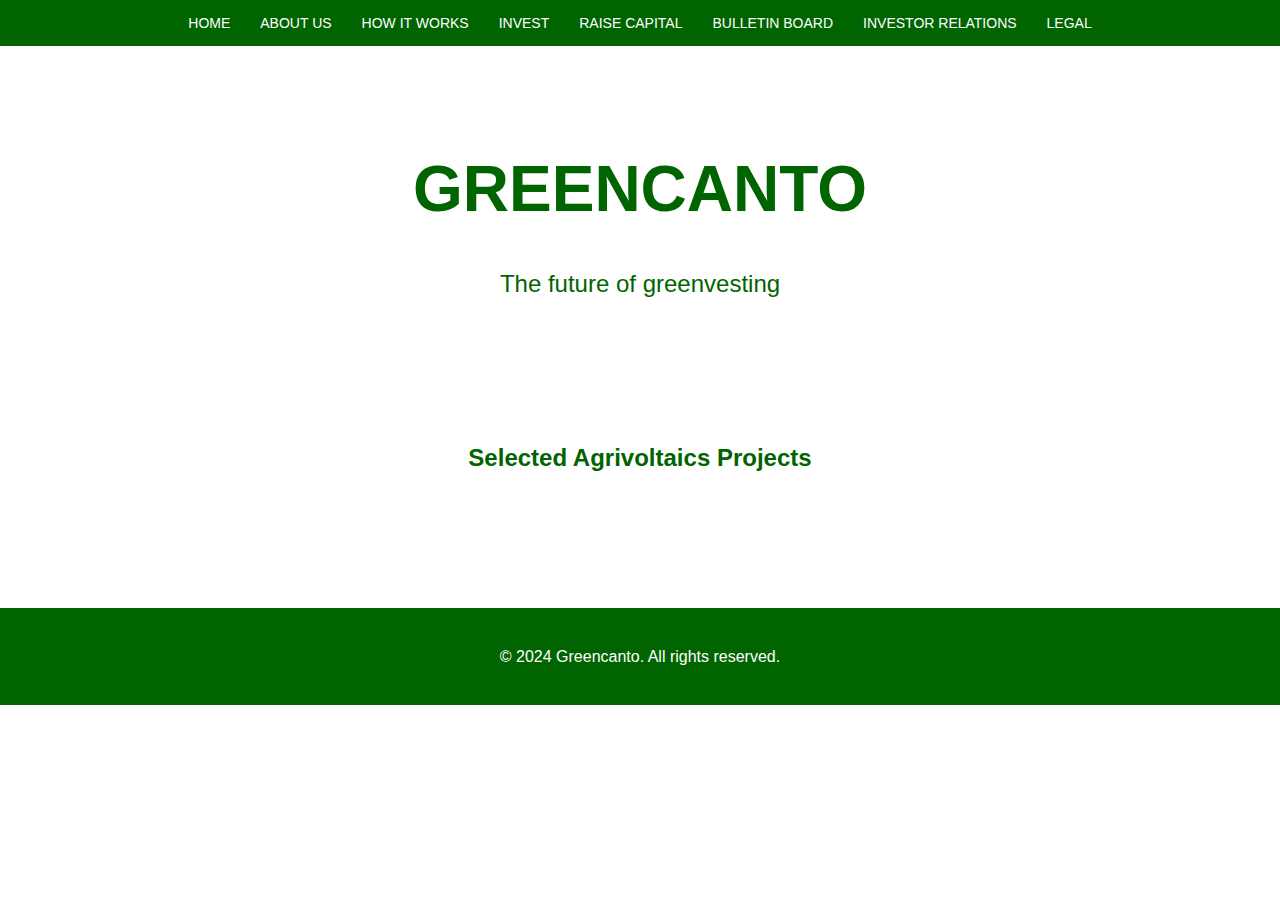
<file: index.html>
<!DOCTYPE html>
<html lang="en">
<head>
    <meta charset="UTF-8">
    <meta name="viewport" content="width=device-width, initial-scale=1.0">
    <title>Greencanto - Champions of Diffused Agricultural Ownership</title>
    <link rel="stylesheet" href="css/style.css">
</head>
<body>
<header>
    <nav>
        <ul>
            <li><a href="index.html">HOME</a></li>
            <li><a href="about-us.html">ABOUT US</a></li>
            <li><a href="how-it-works.html">HOW IT WORKS</a></li>
            <li><a href="invest.html">INVEST</a></li>
            <li><a href="raise-capital.html">RAISE CAPITAL</a></li>
            <li><a href="bulletin-board.html">BULLETIN BOARD</a></li>
            <li><a href="investor-relations.html">INVESTOR RELATIONS</a></li>
            <li><a href="legal.html">LEGAL</a></li>
        </ul>
    </nav>
</header>
    <main>
        <section id="hero">
            <h1>GREENCANTO</h1>
            <p class="slogan">The future of greenvesting</p>
        </section>

        <section id="projects">
            <h2>Selected Agrivoltaics Projects</h2>
            <!-- Project cards will be dynamically inserted here -->
        </section>
    </main>

    <footer>
        <p>&copy; 2024 Greencanto. All rights reserved.</p>
    </footer>

    <script src="js/script.js"></script>
</body>
</html>
</file>
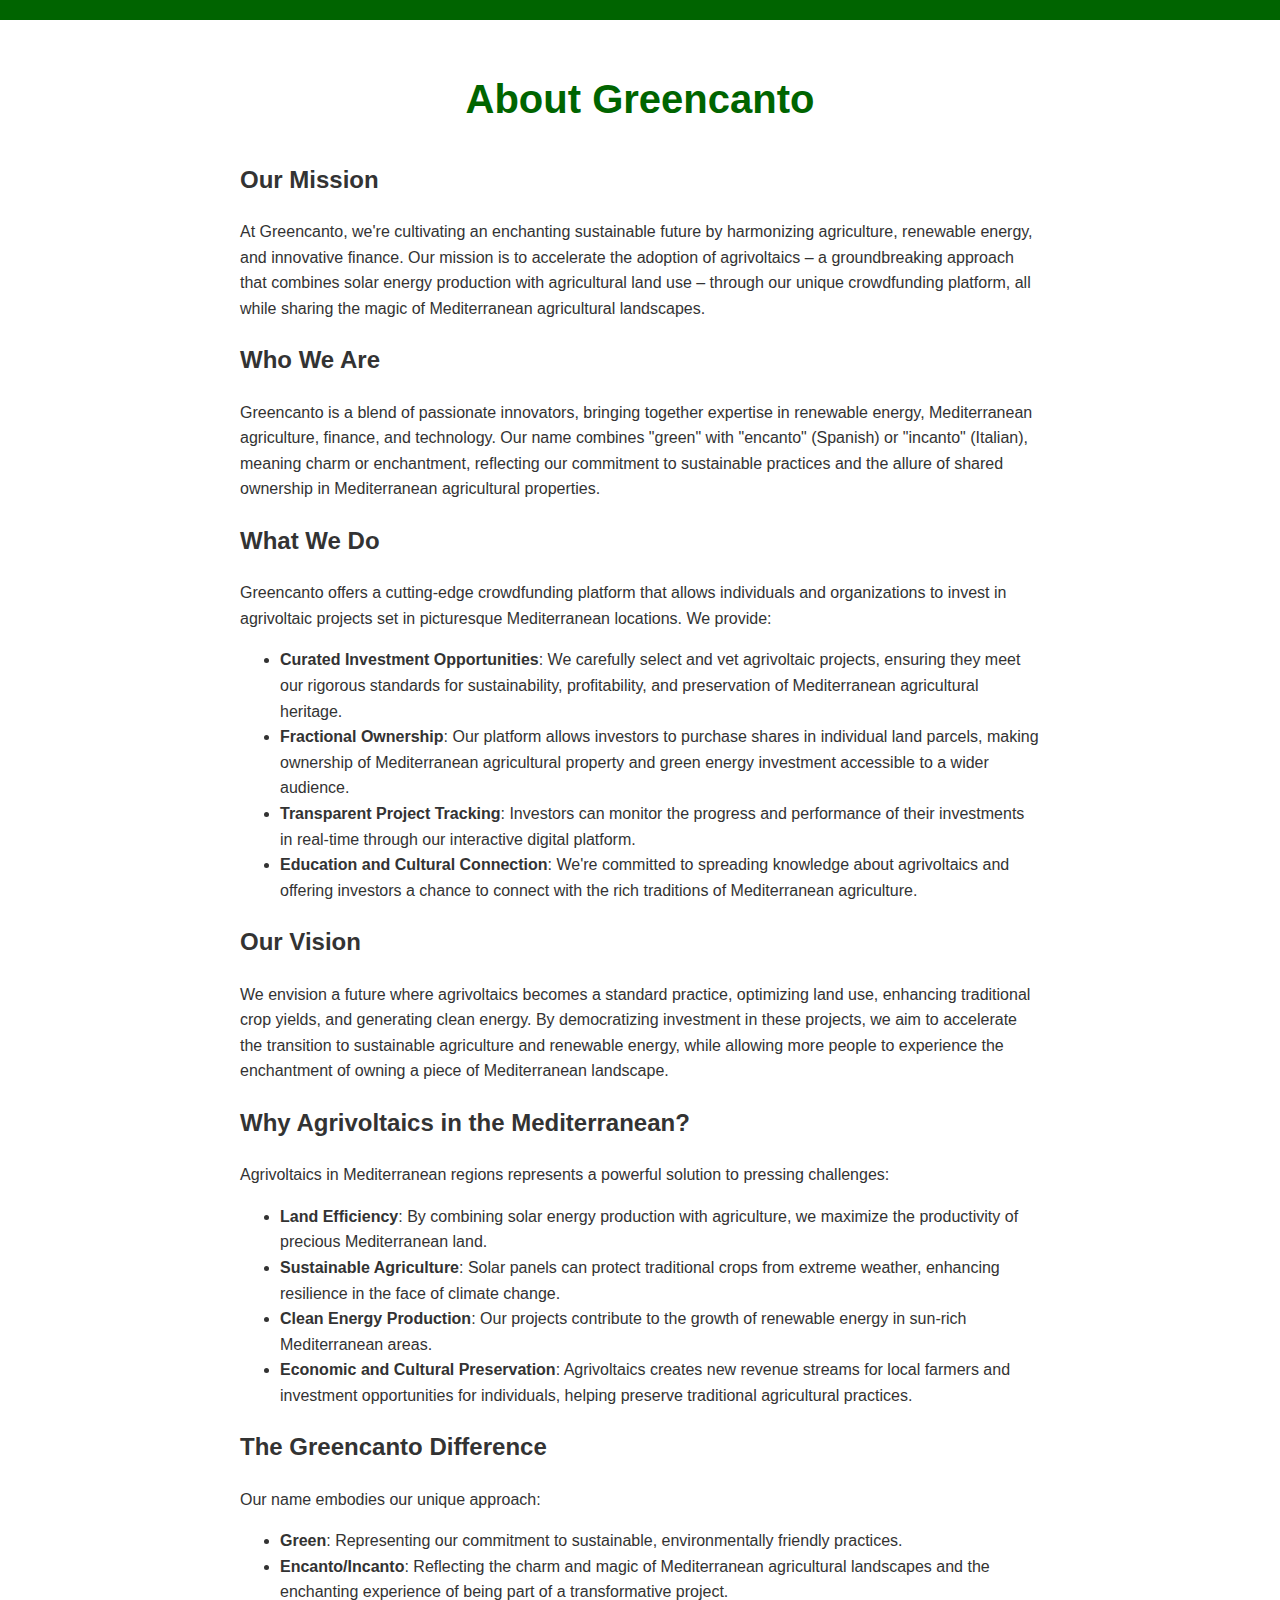
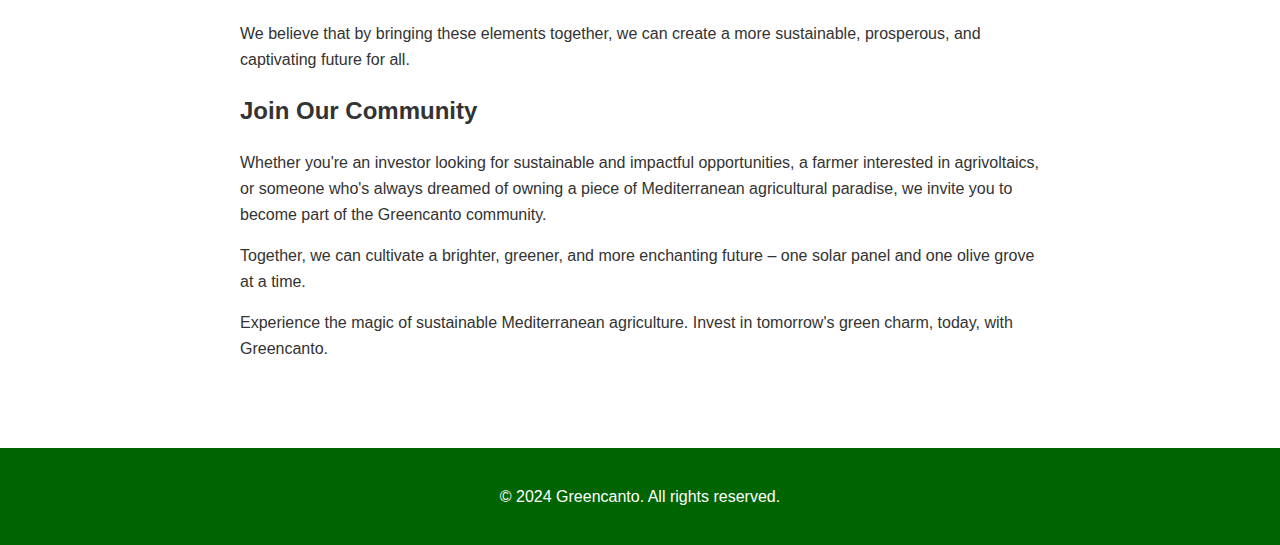
<file: about-us.html>
<!DOCTYPE html>
<html lang="en">
<head>
    <meta charset="UTF-8">
    <meta name="viewport" content="width=device-width, initial-scale=1.0">
    <title>About Us - Greencanto</title>
    <link rel="stylesheet" href="css/style.css">
</head>
<body>
    <header>
        <!-- Copy the same navigation structure from index.html -->
    </header>

    <main>
        <section id="about-us">
            <h1>About Greencanto</h1>

            <h2>Our Mission</h2>
            <p>At Greencanto, we're cultivating an enchanting sustainable future by harmonizing agriculture, renewable energy, and innovative finance. Our mission is to accelerate the adoption of agrivoltaics – a groundbreaking approach that combines solar energy production with agricultural land use – through our unique crowdfunding platform, all while sharing the magic of Mediterranean agricultural landscapes.</p>

            <h2>Who We Are</h2>
            <p>Greencanto is a blend of passionate innovators, bringing together expertise in renewable energy, Mediterranean agriculture, finance, and technology. Our name combines "green" with "encanto" (Spanish) or "incanto" (Italian), meaning charm or enchantment, reflecting our commitment to sustainable practices and the allure of shared ownership in Mediterranean agricultural properties.</p>

            <h2>What We Do</h2>
            <p>Greencanto offers a cutting-edge crowdfunding platform that allows individuals and organizations to invest in agrivoltaic projects set in picturesque Mediterranean locations. We provide:</p>
            <ul>
                <li><strong>Curated Investment Opportunities</strong>: We carefully select and vet agrivoltaic projects, ensuring they meet our rigorous standards for sustainability, profitability, and preservation of Mediterranean agricultural heritage.</li>
                <li><strong>Fractional Ownership</strong>: Our platform allows investors to purchase shares in individual land parcels, making ownership of Mediterranean agricultural property and green energy investment accessible to a wider audience.</li>
                <li><strong>Transparent Project Tracking</strong>: Investors can monitor the progress and performance of their investments in real-time through our interactive digital platform.</li>
                <li><strong>Education and Cultural Connection</strong>: We're committed to spreading knowledge about agrivoltaics and offering investors a chance to connect with the rich traditions of Mediterranean agriculture.</li>
            </ul>

            <h2>Our Vision</h2>
            <p>We envision a future where agrivoltaics becomes a standard practice, optimizing land use, enhancing traditional crop yields, and generating clean energy. By democratizing investment in these projects, we aim to accelerate the transition to sustainable agriculture and renewable energy, while allowing more people to experience the enchantment of owning a piece of Mediterranean landscape.</p>

            <h2>Why Agrivoltaics in the Mediterranean?</h2>
            <p>Agrivoltaics in Mediterranean regions represents a powerful solution to pressing challenges:</p>
            <ul>
                <li><strong>Land Efficiency</strong>: By combining solar energy production with agriculture, we maximize the productivity of precious Mediterranean land.</li>
                <li><strong>Sustainable Agriculture</strong>: Solar panels can protect traditional crops from extreme weather, enhancing resilience in the face of climate change.</li>
                <li><strong>Clean Energy Production</strong>: Our projects contribute to the growth of renewable energy in sun-rich Mediterranean areas.</li>
                <li><strong>Economic and Cultural Preservation</strong>: Agrivoltaics creates new revenue streams for local farmers and investment opportunities for individuals, helping preserve traditional agricultural practices.</li>
            </ul>

            <h2>The Greencanto Difference</h2>
            <p>Our name embodies our unique approach:</p>
            <ul>
                <li><strong>Green</strong>: Representing our commitment to sustainable, environmentally friendly practices.</li>
                <li><strong>Encanto/Incanto</strong>: Reflecting the charm and magic of Mediterranean agricultural landscapes and the enchanting experience of being part of a transformative project.</li>
            </ul>
            <p>We believe that by bringing these elements together, we can create a more sustainable, prosperous, and captivating future for all.</p>

            <h2>Join Our Community</h2>
            <p>Whether you're an investor looking for sustainable and impactful opportunities, a farmer interested in agrivoltaics, or someone who's always dreamed of owning a piece of Mediterranean agricultural paradise, we invite you to become part of the Greencanto community.</p>
            <p>Together, we can cultivate a brighter, greener, and more enchanting future – one solar panel and one olive grove at a time.</p>
            <p>Experience the magic of sustainable Mediterranean agriculture. Invest in tomorrow's green charm, today, with Greencanto.</p>
        </section>
    </main>

    <footer>
        <p>&copy; 2024 Greencanto. All rights reserved.</p>
    </footer>

    <script src="js/script.js"></script>
</body>
</html>
</file>
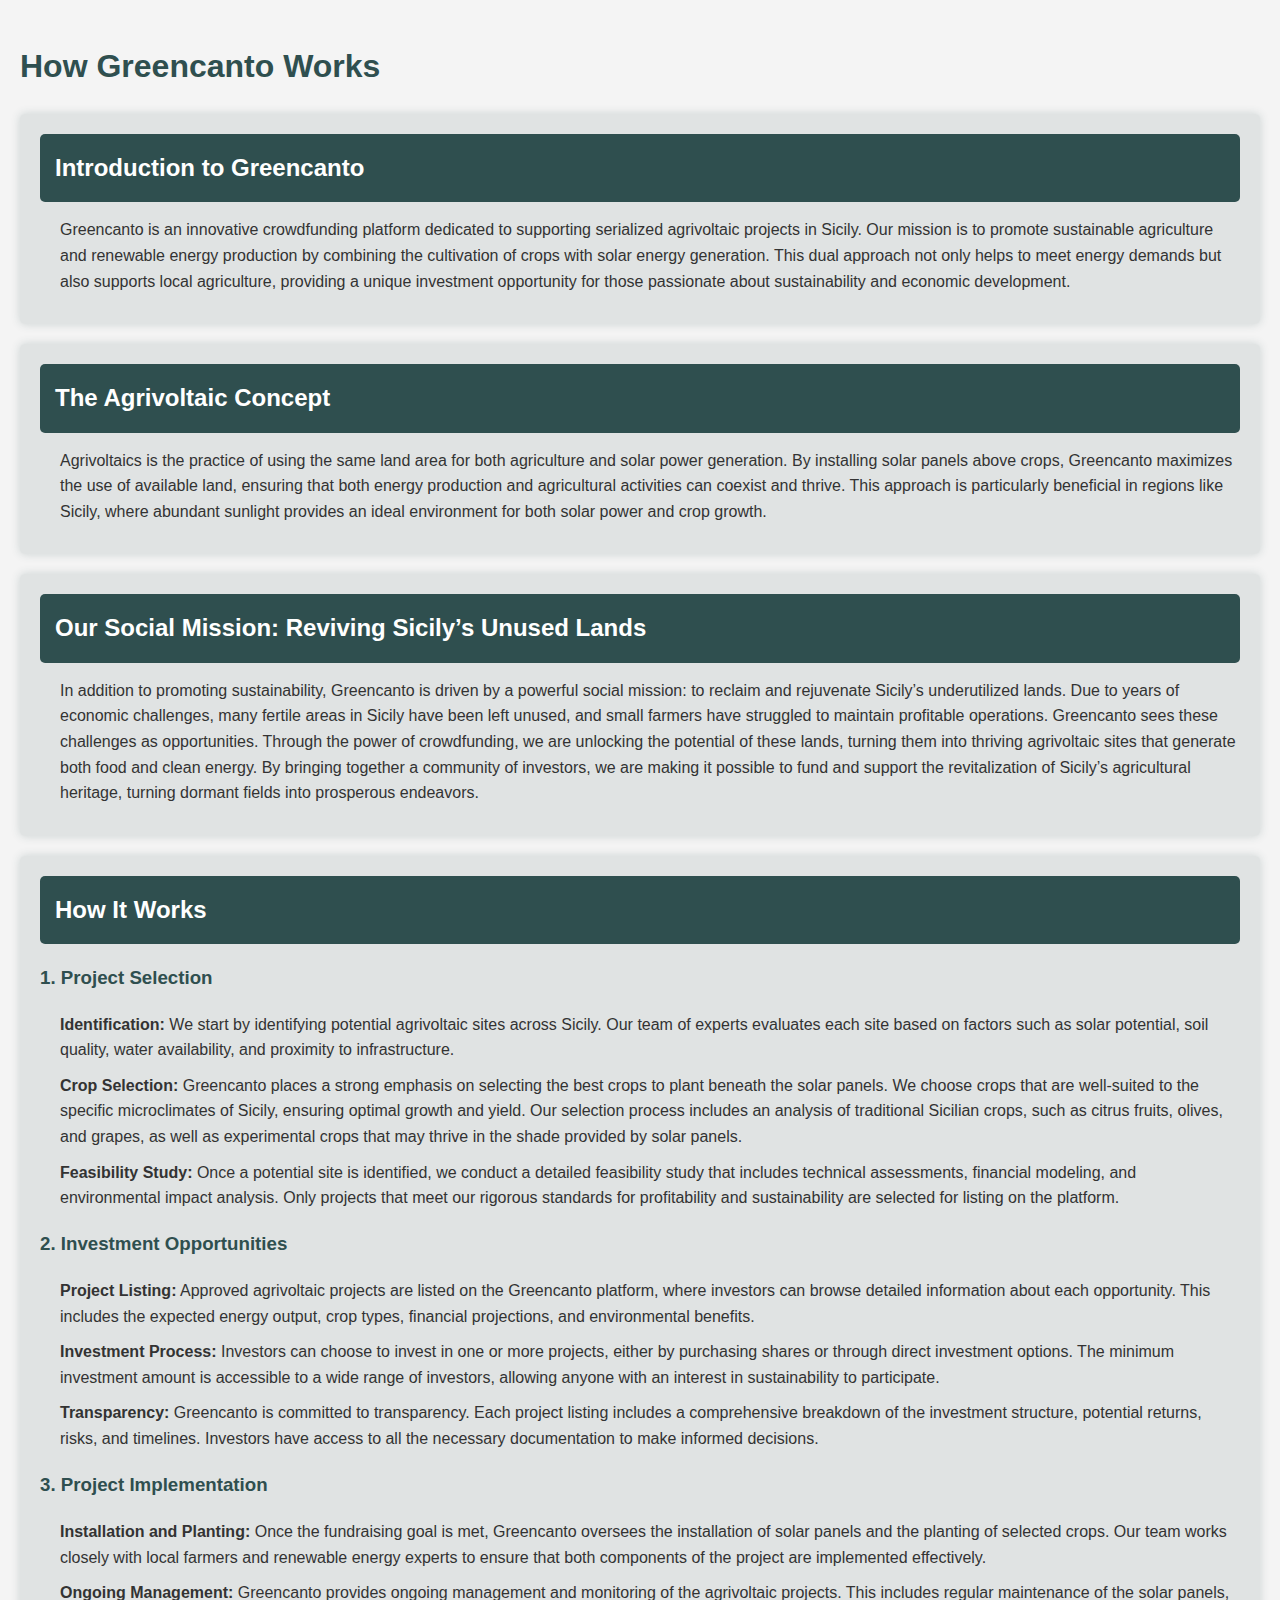
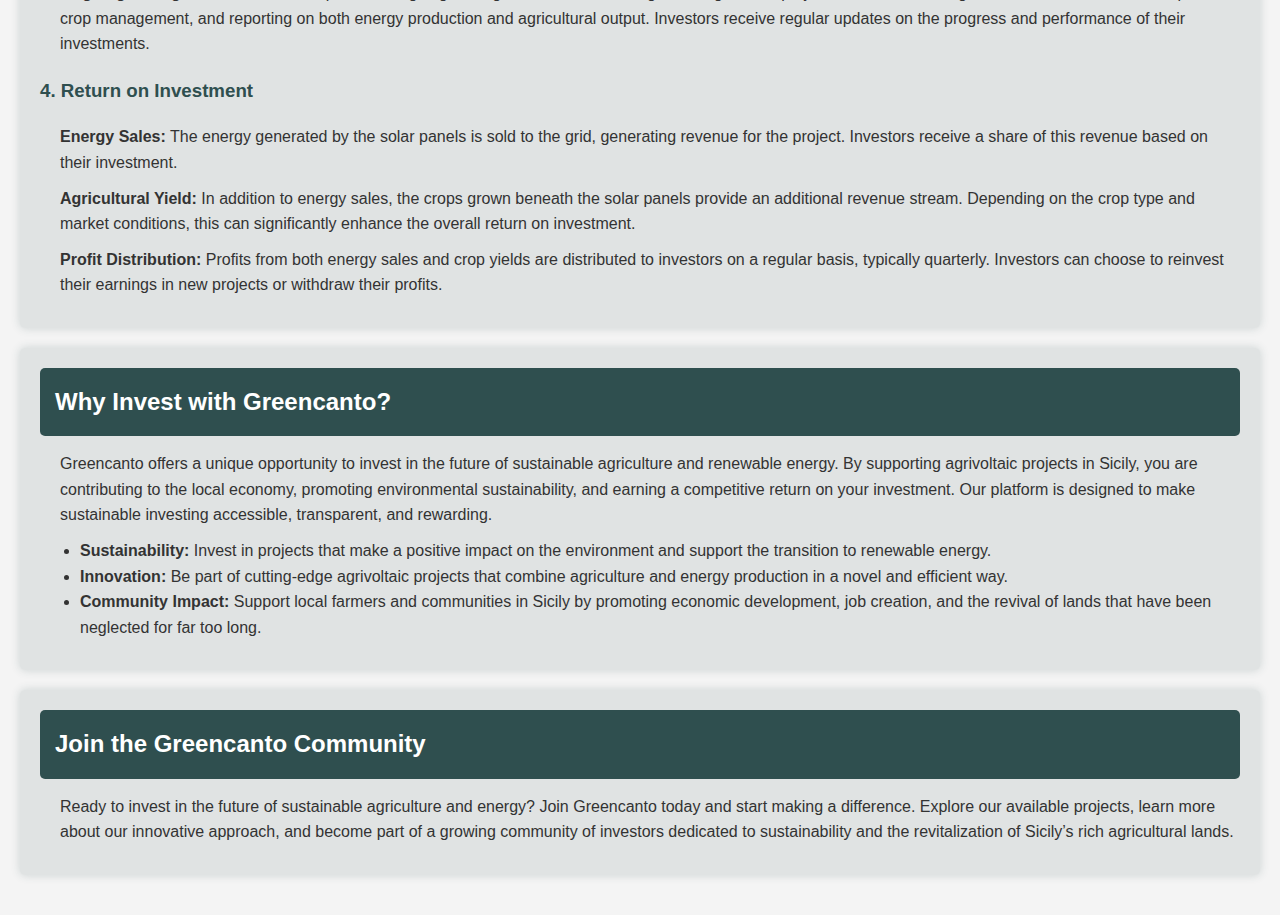
<file: how-it-works.html>
<!DOCTYPE html>
<html lang="en">
<head>
    <meta charset="UTF-8">
    <meta name="viewport" content="width=device-width, initial-scale=1.0">
    <title>How It Works - Greencanto</title>
    <style>
        body {
            font-family: Arial, sans-serif;
            line-height: 1.6;
            background-color: #f4f4f4; /* Light grey background */
            color: #333;
            margin: 0;
            padding: 20px;
        }

        h1, h2, h3 {
            color: #2F4F4F; /* Dark slate gray for headers */
        }

        .section {
            background-color: rgba(47, 79, 79, 0.1); /* Transparent dark slate gray */
            margin: 20px 0;
            padding: 20px;
            border-radius: 5px;
            box-shadow: 0px 0px 10px rgba(47, 79, 79, 0.2); /* Subtle green shadow */
            transition: all 0.3s ease-in-out;
        }

        .section:hover {
            box-shadow: 0px 0px 20px rgba(47, 79, 79, 0.4); /* Enhanced shadow on hover */
            transform: translateY(-5px); /* Slight lift effect */
        }

        .section h2 {
            margin: 0 0 15px 0;
            background-color: #2F4F4F; /* Bottle green for section headers */
            color: #fff;
            padding: 15px;
            border-radius: 5px;
        }

        .section p, .section ul {
            margin: 10px 0;
            padding-left: 20px;
        }

        .section ul {
            list-style-type: disc;
            padding-left: 40px;
        }
    </style>
</head>
<body>

    <h1>How Greencanto Works</h1>

    <div class="section">
        <h2>Introduction to Greencanto</h2>
        <p>Greencanto is an innovative crowdfunding platform dedicated to supporting serialized agrivoltaic projects in Sicily. Our mission is to promote sustainable agriculture and renewable energy production by combining the cultivation of crops with solar energy generation. This dual approach not only helps to meet energy demands but also supports local agriculture, providing a unique investment opportunity for those passionate about sustainability and economic development.</p>
    </div>

    <div class="section">
        <h2>The Agrivoltaic Concept</h2>
        <p>Agrivoltaics is the practice of using the same land area for both agriculture and solar power generation. By installing solar panels above crops, Greencanto maximizes the use of available land, ensuring that both energy production and agricultural activities can coexist and thrive. This approach is particularly beneficial in regions like Sicily, where abundant sunlight provides an ideal environment for both solar power and crop growth.</p>
    </div>

    <div class="section">
        <h2>Our Social Mission: Reviving Sicily’s Unused Lands</h2>
        <p>In addition to promoting sustainability, Greencanto is driven by a powerful social mission: to reclaim and rejuvenate Sicily’s underutilized lands. Due to years of economic challenges, many fertile areas in Sicily have been left unused, and small farmers have struggled to maintain profitable operations. Greencanto sees these challenges as opportunities. Through the power of crowdfunding, we are unlocking the potential of these lands, turning them into thriving agrivoltaic sites that generate both food and clean energy. By bringing together a community of investors, we are making it possible to fund and support the revitalization of Sicily’s agricultural heritage, turning dormant fields into prosperous endeavors.</p>
    </div>

    <div class="section">
        <h2>How It Works</h2>
        <h3>1. Project Selection</h3>
        <p><strong>Identification:</strong> We start by identifying potential agrivoltaic sites across Sicily. Our team of experts evaluates each site based on factors such as solar potential, soil quality, water availability, and proximity to infrastructure.</p>
        <p><strong>Crop Selection:</strong> Greencanto places a strong emphasis on selecting the best crops to plant beneath the solar panels. We choose crops that are well-suited to the specific microclimates of Sicily, ensuring optimal growth and yield. Our selection process includes an analysis of traditional Sicilian crops, such as citrus fruits, olives, and grapes, as well as experimental crops that may thrive in the shade provided by solar panels.</p>
        <p><strong>Feasibility Study:</strong> Once a potential site is identified, we conduct a detailed feasibility study that includes technical assessments, financial modeling, and environmental impact analysis. Only projects that meet our rigorous standards for profitability and sustainability are selected for listing on the platform.</p>

        <h3>2. Investment Opportunities</h3>
        <p><strong>Project Listing:</strong> Approved agrivoltaic projects are listed on the Greencanto platform, where investors can browse detailed information about each opportunity. This includes the expected energy output, crop types, financial projections, and environmental benefits.</p>
        <p><strong>Investment Process:</strong> Investors can choose to invest in one or more projects, either by purchasing shares or through direct investment options. The minimum investment amount is accessible to a wide range of investors, allowing anyone with an interest in sustainability to participate.</p>
        <p><strong>Transparency:</strong> Greencanto is committed to transparency. Each project listing includes a comprehensive breakdown of the investment structure, potential returns, risks, and timelines. Investors have access to all the necessary documentation to make informed decisions.</p>

        <h3>3. Project Implementation</h3>
        <p><strong>Installation and Planting:</strong> Once the fundraising goal is met, Greencanto oversees the installation of solar panels and the planting of selected crops. Our team works closely with local farmers and renewable energy experts to ensure that both components of the project are implemented effectively.</p>
        <p><strong>Ongoing Management:</strong> Greencanto provides ongoing management and monitoring of the agrivoltaic projects. This includes regular maintenance of the solar panels, crop management, and reporting on both energy production and agricultural output. Investors receive regular updates on the progress and performance of their investments.</p>

        <h3>4. Return on Investment</h3>
        <p><strong>Energy Sales:</strong> The energy generated by the solar panels is sold to the grid, generating revenue for the project. Investors receive a share of this revenue based on their investment.</p>
        <p><strong>Agricultural Yield:</strong> In addition to energy sales, the crops grown beneath the solar panels provide an additional revenue stream. Depending on the crop type and market conditions, this can significantly enhance the overall return on investment.</p>
        <p><strong>Profit Distribution:</strong> Profits from both energy sales and crop yields are distributed to investors on a regular basis, typically quarterly. Investors can choose to reinvest their earnings in new projects or withdraw their profits.</p>
    </div>

    <div class="section">
        <h2>Why Invest with Greencanto?</h2>
        <p>Greencanto offers a unique opportunity to invest in the future of sustainable agriculture and renewable energy. By supporting agrivoltaic projects in Sicily, you are contributing to the local economy, promoting environmental sustainability, and earning a competitive return on your investment. Our platform is designed to make sustainable investing accessible, transparent, and rewarding.</p>
        <ul>
            <li><strong>Sustainability:</strong> Invest in projects that make a positive impact on the environment and support the transition to renewable energy.</li>
            <li><strong>Innovation:</strong> Be part of cutting-edge agrivoltaic projects that combine agriculture and energy production in a novel and efficient way.</li>
            <li><strong>Community Impact:</strong> Support local farmers and communities in Sicily by promoting economic development, job creation, and the revival of lands that have been neglected for far too long.</li>
        </ul>
    </div>

    <div class="section">
        <h2>Join the Greencanto Community</h2>
        <p>Ready to invest in the future of sustainable agriculture and energy? Join Greencanto today and start making a difference. Explore our available projects, learn more about our innovative approach, and become part of a growing community of investors dedicated to sustainability and the revitalization of Sicily’s rich agricultural lands.</p>
    </div>

</body>
</html>
</file>
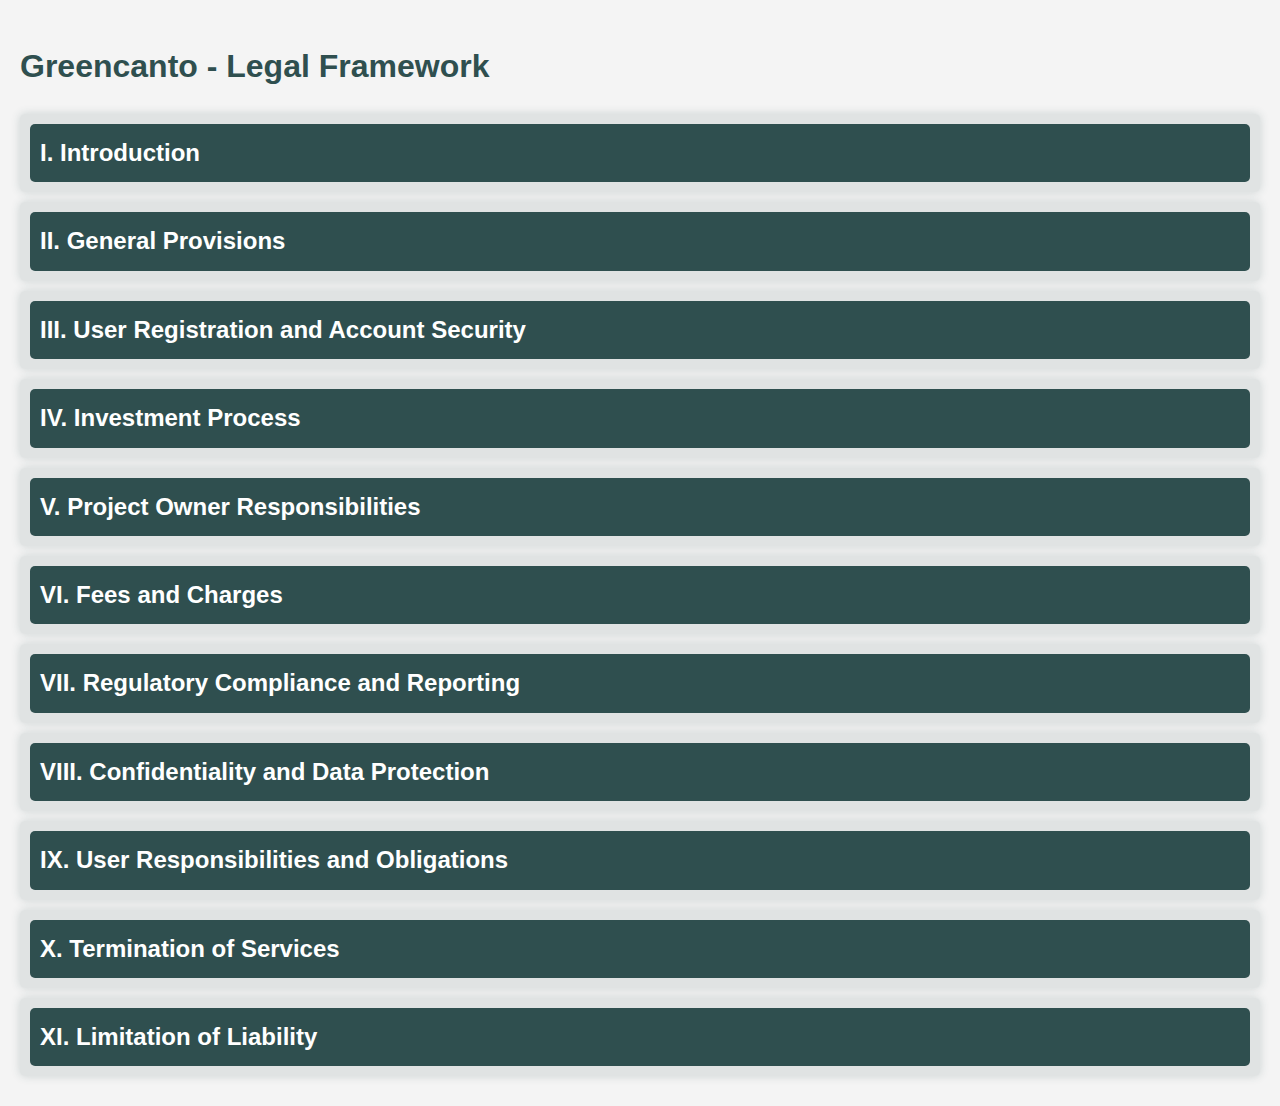
<file: legal.html>
<!DOCTYPE html>
<html lang="en">
<head>
    <meta charset="UTF-8">
    <meta name="viewport" content="width=device-width, initial-scale=1.0">
    <title>Legal Document - Greencanto</title>
    <style>
        body {
            font-family: Arial, sans-serif;
            line-height: 1.6;
            background-color: #f4f4f4; /* Light grey background for better contrast */
            color: #333;
            margin: 0;
            padding: 20px;
        }

        h1, h2, h3 {
            color: #2F4F4F; /* Dark slate gray for headers */
        }

        .section {
            background-color: rgba(47, 79, 79, 0.1); /* Transparent dark slate gray */
            margin: 10px 0;
            padding: 10px;
            border-radius: 5px;
            box-shadow: 0px 0px 10px rgba(47, 79, 79, 0.2); /* Subtle green shadow */
        }

        .section h2 {
            margin: 0;
            cursor: pointer;
            background-color: #2F4F4F; /* Bottle green for clickable section headers */
            color: #fff;
            padding: 10px;
            border-radius: 5px;
        }

        .section h2:hover {
            background-color: #1C3C3C; /* Darker bottle green on hover */
        }

        .content {
            display: none;
            padding: 10px 0 0;
        }

        .content p, .content ul {
            margin: 10px 0;
            padding-left: 20px;
        }
    </style>
</head>
<body>

    <h1>Greencanto - Legal Framework</h1>

    <div class="section">
        <h2 onclick="toggleContent(this)">I. Introduction</h2>
        <div class="content">
            <p>The purpose of this document is to set out the terms and conditions that govern the use of the Greencanto S.p.A. crowdfunding platform (hereinafter referred to as "the Platform"). This document establishes the rights, responsibilities, and obligations of all parties involved, including Greencanto S.p.A., investors, project owners, and other stakeholders. By using the Platform, all users agree to comply with these terms and conditions, as well as any applicable laws and regulations.</p>
            <p>For the purposes of this document, the following definitions shall apply:</p>
            <ul>
                <li><strong>Greencanto S.p.A.</strong>: The legal entity operating the crowdfunding platform, registered under the laws of [Country], with its principal place of business at [Address].</li>
                <li><strong>Platform</strong>: The online crowdfunding portal operated by Greencanto S.p.A., accessible at [website URL], which facilitates investment opportunities in agrivoltaics and other sustainable projects.</li>
                <li><strong>User</strong>: Any individual or legal entity that registers on the Platform, including but not limited to investors and project owners.</li>
                <li><strong>Investor</strong>: A user who participates in investment opportunities offered through the Platform.</li>
                <li><strong>Project Owner</strong>: A user who seeks to raise capital for a project through the Platform.</li>
                <li><strong>Investment</strong>: The act of providing financial resources to a project listed on the Platform, in exchange for a potential return on investment.</li>
                <li><strong>Agreement</strong>: The terms and conditions set forth in this document, which constitute a binding contract between Greencanto S.p.A. and the users of the Platform.</li>
            </ul>
        </div>
    </div>

    <div class="section">
        <h2 onclick="toggleContent(this)">II. General Provisions</h2>
        <div class="content">
            <p>By accessing or using the Platform, users acknowledge that they have read and understood these terms and conditions, and agree to be bound by them. These terms and conditions apply to all aspects of the Platform and govern the relationship between Greencanto S.p.A. and all users, including investors and project owners.</p>
            <p>Greencanto S.p.A. reserves the right to amend these terms and conditions at any time. Users will be notified of any changes via email or through a notice on the Platform. Continued use of the Platform after such amendments have been made constitutes acceptance of the updated terms and conditions.</p>
            <p>Users are responsible for ensuring that they are aware of and comply with all applicable laws and regulations in their jurisdiction. This includes, but is not limited to, laws and regulations relating to investments, securities, taxation, and anti-money laundering.</p>
            <p>Greencanto S.p.A. is not liable for any losses or damages resulting from a user’s failure to comply with these terms and conditions or any applicable laws and regulations.</p>
            <p>The Platform is provided on an "as-is" basis, and Greencanto S.p.A. makes no warranties or representations, express or implied, regarding the Platform’s functionality, availability, or suitability for any particular purpose.</p>
        </div>
    </div>

    <div class="section">
        <h2 onclick="toggleContent(this)">III. User Registration and Account Security</h2>
        <div class="content">
            <p>In order to access certain features of the Platform, users must complete the registration process and create an account. During registration, users are required to provide accurate and complete information, including but not limited to their name, email address, and financial information. Users are responsible for maintaining the accuracy of this information and must promptly update their account details if any changes occur.</p>
            <p>Users are solely responsible for maintaining the confidentiality of their account credentials, including their password. Users agree not to share their credentials with any third party and to take all necessary precautions to prevent unauthorized access to their account. In the event of any unauthorized access or suspicious activity, users must notify Greencanto S.p.A. immediately.</p>
            <p>Greencanto S.p.A. reserves the right to suspend or terminate any account that is found to be in violation of these terms and conditions or that poses a security risk to the Platform or other users. Users are responsible for all activities that occur under their account and agree to indemnify Greencanto S.p.A. for any losses or damages resulting from unauthorized use of their account.</p>
        </div>
    </div>

    <div class="section">
        <h2 onclick="toggleContent(this)">IV. Investment Process</h2>
        <div class="content">
            <p>Investors can browse available projects on the Platform and select those in which they wish to invest. Before committing to an investment, users are encouraged to thoroughly review the project details, including the business plan, risk factors, and financial projections. Users should also consider their own financial situation and investment objectives before making any decisions.</p>
            <p>Once a user decides to invest in a project, they must follow the instructions provided on the Platform to complete the investment process. This may include agreeing to additional terms specific to the investment, providing payment details, and confirming the investment amount. Greencanto S.p.A. will facilitate the transfer of funds from the investor to the project owner and will provide confirmation of the investment once the process is complete.</p>
            <p>All investments made through the Platform are final and cannot be canceled or refunded unless otherwise stated in the specific terms of the investment. Investors are advised to carefully consider their decision before committing funds.</p>
            <p>Greencanto S.p.A. does not guarantee the success or profitability of any investment offered on the Platform. Investors acknowledge that they are making investment decisions at their own risk and that past performance is not indicative of future results.</p>
        </div>
    </div>

    <div class="section">
        <h2 onclick="toggleContent(this)">V. Project Owner Responsibilities</h2>
        <div class="content">
            <p>Project owners who wish to raise capital through the Platform must submit a detailed project proposal, including a business plan, financial projections, and any other relevant information required by Greencanto S.p.A. The project proposal will be reviewed by Greencanto S.p.A. to ensure it meets the Platform’s criteria and complies with applicable laws and regulations.</p>
            <p>Once a project is approved for listing, the project owner is responsible for providing accurate and up-to-date information to potential investors. This includes disclosing any material changes to the project, such as changes in management, financial condition, or business strategy.</p>
            <p>Project owners must use the funds raised through the Platform solely for the purposes disclosed in the project proposal. Misuse of funds may result in legal action, including but not limited to, the suspension of the project and the return of funds to investors.</p>
            <p>Project owners are required to provide regular updates to investors on the progress of the project. These updates should include information on key milestones, financial performance, and any challenges or risks that have emerged. Failure to provide adequate updates may result in penalties or the suspension of the project from the Platform.</p>
        </div>
    </div>

    <div class="section">
        <h2 onclick="toggleContent(this)">VI. Fees and Charges</h2>
        <div class="content">
            <p>Greencanto S.p.A. charges various fees to both investors and project owners for the use of the Platform. These fees are necessary to cover the costs of operating the Platform, including technology infrastructure, regulatory compliance, and customer support services.</p>
            <p><strong>Investor Fees:</strong> While Greencanto primarily generates revenue from project owners, certain fees may be applicable to investors under specific circumstances. These may include transaction fees, account maintenance fees, and withdrawal fees.</p>
            <p><strong>Project Owner Fees:</strong> Project owners are subject to a range of fees for listing and promoting their projects on the Platform. These fees may include listing fees, success fees, and advertising and marketing fees.</p>
            <p>All fees are clearly disclosed to users before they engage in any transactions on the Platform. Greencanto reserves the right to modify its fee structure at any time, and users will be notified of any changes via email or through a notice on the Platform.</p>
        </div>
    </div>

    <div class="section">
        <h2 onclick="toggleContent(this)">VII. Regulatory Compliance and Reporting</h2>
        <div class="content">
            <p>Greencanto S.p.A. operates in compliance with all relevant financial regulations in the jurisdictions where it offers its services. This includes compliance with securities laws, anti-money laundering (AML) regulations, and data protection laws. Greencanto works closely with regulatory authorities to ensure that its operations meet the highest standards of legal and ethical conduct.</p>
            <p><strong>Anti-Money Laundering (AML) Policies:</strong> To prevent money laundering and terrorist financing, Greencanto has implemented strict AML policies. These policies include the verification of user identities, monitoring of transactions, and reporting of suspicious activities to the relevant authorities. Users are required to provide accurate information and cooperate with any AML-related requests from Greencanto.</p>
            <p><strong>Know Your Customer (KYC) Procedures:</strong> As part of its regulatory compliance, Greencanto conducts Know Your Customer (KYC) procedures for all users. This involves verifying the identity of users through government-issued identification, proof of address, and other documentation as required by law. Users must complete the KYC process before they can engage in any investment activities on the Platform.</p>
            <p><strong>Reporting Obligations:</strong> Greencanto S.p.A. is required to report certain transactions and user activities to regulatory authorities. This may include reporting large transactions, suspicious activities, and other events as mandated by law. Users acknowledge and consent to such reporting as a condition of using the Platform.</p>
        </div>
    </div>
        <div class="section">
        <h2 onclick="toggleContent(this)">VIII. Confidentiality and Data Protection</h2>
        <div class="content">
            <p>Greencanto S.p.A. is committed to protecting the confidentiality and privacy of all users. Personal information collected during the registration process and through the use of the Platform is treated as confidential and is not disclosed to third parties without the user’s consent, except as required by law.</p>
            <p><strong>Data Protection Compliance:</strong> Greencanto S.p.A. complies with the General Data Protection Regulation (GDPR) and other applicable data protection laws. Users have the right to access, correct, and delete their personal data, as well as to object to or restrict the processing of their data. Users can exercise these rights by contacting Greencanto's data protection officer.</p>
            <p><strong>Security Measures:</strong> Greencanto employs industry-standard security measures to protect user data from unauthorized access, alteration, or destruction. This includes the use of encryption technologies, secure servers, and regular security audits. Users are encouraged to use strong passwords and protect their account credentials.</p>
            <p><strong>Data Breach Notification:</strong> In the event of a data breach that may result in significant risk to users' rights and freedoms, Greencanto S.p.A. will notify the affected users and the relevant data protection authorities without undue delay. The notification will include details about the nature of the breach, the potential impact, and the measures taken to mitigate any adverse effects.</p>
        </div>
    </div>

    <div class="section">
        <h2 onclick="toggleContent(this)">IX. User Responsibilities and Obligations</h2>
        <div class="content">
            <p>Users are responsible for providing accurate, complete, and up-to-date information when registering on the Platform and when participating in investment activities. This includes, but is not limited to, providing accurate contact information, financial details, and identity verification documents.</p>
            <p>Users must comply with all applicable laws, regulations, and industry standards in their use of the Platform. This includes, but is not limited to, laws related to securities, anti-money laundering, data protection, and consumer protection. Users are also responsible for ensuring that their use of the Platform does not violate any local laws or regulations.</p>
            <p><strong>Prohibited Conduct:</strong> Users agree not to engage in any conduct that may harm the integrity or reputation of the Platform or that may infringe on the rights of other users. Prohibited conduct includes, but is not limited to, fraudulent activities, unauthorized access, distribution of malware, intellectual property violations, and spamming.</p>
            <p><strong>Reporting Violations:</strong> Users are encouraged to report any violations of these terms and conditions or any suspicious activity on the Platform. Reports can be made to Greencanto S.p.A.'s support team via email or through the Platform's reporting tools. Greencanto takes all reports seriously and will investigate any alleged violations promptly.</p>
        </div>
    </div>

    <div class="section">
        <h2 onclick="toggleContent(this)">X. Termination of Services</h2>
        <div class="content">
            <p><strong>Termination by Users:</strong> Users may terminate their account with Greencanto S.p.A. at any time by providing written notice. Upon termination, users will no longer have access to their account or the services offered through the Platform. Any outstanding obligations, including payment of fees or completion of investment transactions, must be fulfilled before the account can be closed.</p>
            <p><strong>Termination by Greencanto:</strong> Greencanto S.p.A. reserves the right to terminate or suspend a user’s access to the Platform at any time, with or without cause, and without prior notice. Grounds for termination may include, but are not limited to, violation of these terms and conditions, fraudulent activities, non-compliance with regulatory requirements, or any actions that may harm the integrity of the Platform.</p>
            <p><strong>Effects of Termination:</strong> Upon termination, the user’s access to the Platform will be disabled, and any ongoing investment orders may be canceled. Users will be notified of any outstanding obligations, and Greencanto will provide instructions for the withdrawal of any remaining funds in the user’s account.</p>
            <p><strong>Reinstatement of Accounts:</strong> Users may request the reinstatement of their account after termination. Greencanto S.p.A. reserves the right to approve or deny reinstatement requests at its sole discretion. Factors considered in reinstatement requests may include the reason for termination, the user’s compliance with these terms and conditions, and the overall impact on the Platform’s integrity.</p>
        </div>
    </div>

    <div class="section">
        <h2 onclick="toggleContent(this)">XI. Limitation of Liability</h2>
        <div class="content">
            <p><strong>Limitation of Liability:</strong> Greencanto S.p.A. is not liable for any damages, losses, or expenses arising from or related to the use of the Platform, including but not limited to, direct, indirect, incidental, or consequential damages, even if Greencanto has been advised of the possibility of such damages.</p>
            <p><strong>No Warranty:</strong> Greencanto S.p.A. provides the Platform on an "as-is" and "as-available" basis, without any warranties, express or implied, including but not limited to, warranties of merchantability, fitness for a particular purpose, or non-infringement. Greencanto does not warrant that the Platform will be uninterrupted, error-free, or secure.</p>
            <p><strong>Indemnification:</strong> Users agree to indemnify, defend, and hold harmless Greencanto S.p.A. and its affiliates, officers, directors, employees, and agents from any claims, liabilities, damages, losses, or expenses, including reasonable attorneys' fees, arising out of or related to the user’s violation of these terms and conditions or infringement of any rights of any person or entity.</p>
            <p><strong>Third-Party Liability:</strong> Greencanto S.p.A. is not responsible for the actions or omissions of third parties, including but not limited to, payment processors, financial institutions, or other service providers. Users agree to pursue any claims or disputes directly against the third party and to release Greencanto from any liability in connection with such claims.</p>
        </div>
    </div>
    
    <script>
        function toggleContent(element) {
            const content = element.nextElementSibling;
            if (content.style.display === "block") {
                content.style.display = "none";
            } else {
                content.style.display = "block";
            }
        }
    </script>

</body>
</html>
</file>
<file: css/style.css>
/* Global Styles */
body {
    font-family: Arial, sans-serif;
    line-height: 1.6;
    color: #333;
    margin: 0;
    padding: 0;
    background-color: #fff;
}

/* Header Styles */
header {
    background-color: #006400;
    padding: 10px 0;
}

header nav ul {
    list-style-type: none;
    padding: 0;
    margin: 0;
    display: flex;
    justify-content: center;
    flex-wrap: wrap;
}

header nav ul li {
    margin: 0 15px;
}

header nav ul li a {
    color: white;
    text-decoration: none;
    font-size: 14px;
    text-transform: uppercase;
}

header nav ul li a:hover {
    text-decoration: underline;
}

/* Hero Section */
#hero {
    text-align: center;
    padding: 50px 20px;
}

#hero h1 {
    font-size: 4rem;
    color: #006400;
    margin-bottom: 0.5rem;
}

#hero .slogan {
    font-size: 1.5rem;
    color: #006400;
    margin-bottom: 1rem;
}

/* Projects Section */
#projects {
    padding: 50px 20px;
}

#projects h2 {
    text-align: center;
    color: #006400;
    margin-bottom: 30px;
}

/* Footer */
footer {
    background: #006400;
    color: #ffffff;
    text-align: center;
    padding: 20px 0;
    margin-top: 50px;
}

/* Responsive Design */
@media (max-width: 768px) {
    header nav ul {
        flex-direction: column;
        align-items: center;
    }

    header nav ul li {
        margin: 5px 0;
    }
}
#about-us {
    max-width: 800px;
    margin: 0 auto;
    padding: 20px;
}

#about-us h1 {
    color: #006400;
    text-align: center;
    font-size: 2.5em;
    margin-bottom: 30px;
}

.about-section {
    margin-bottom: 40px;
    background-color: #f9f9f9;
    padding: 20px;
    border-radius: 5px;
    box-shadow: 0 2px 5px rgba(0,0,0,0.1);
}

.about-section h2 {
    color: #008000;
    border-bottom: 2px solid #008000;
    padding-bottom: 10px;
    margin-bottom: 15px;
}

.about-section p {
    line-height: 1.6;
}

.about-section ul {
    padding-left: 20px;
}

.about-section li {
    margin-bottom: 10px;
}
</file>
